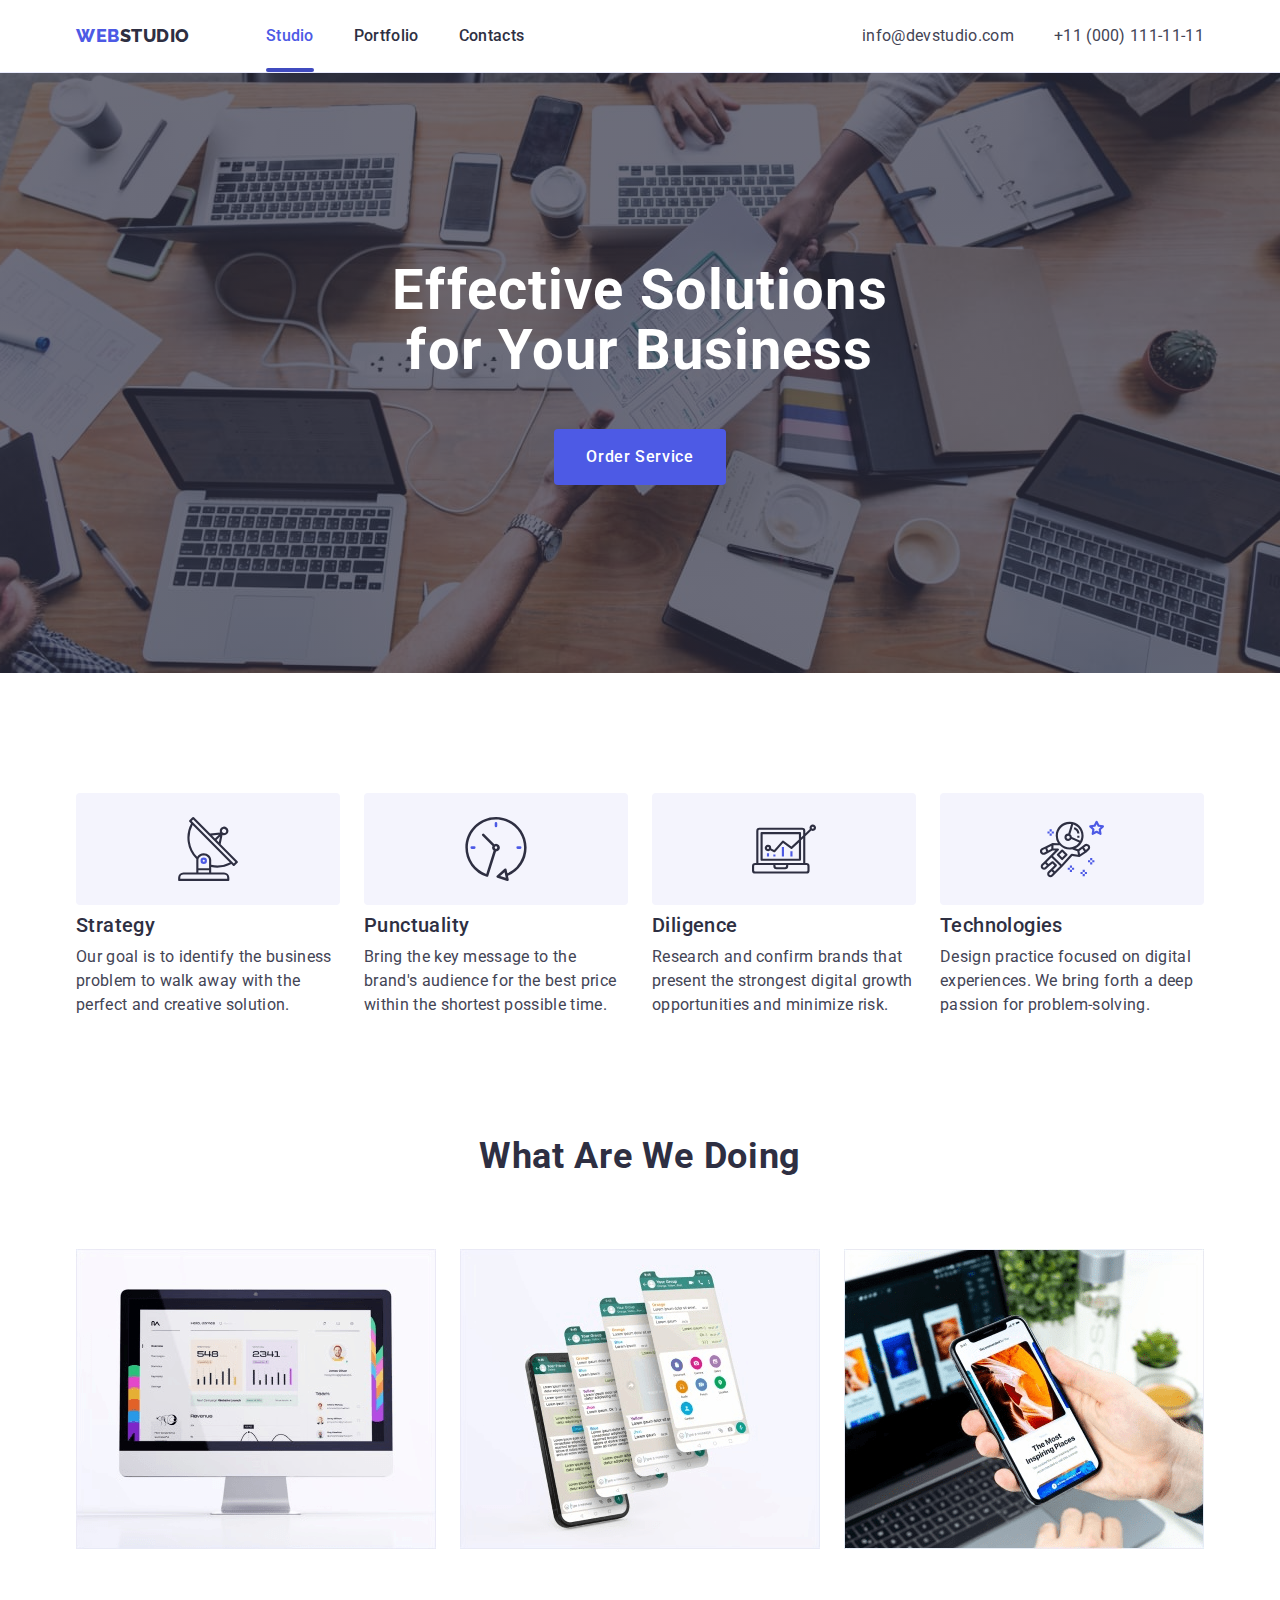
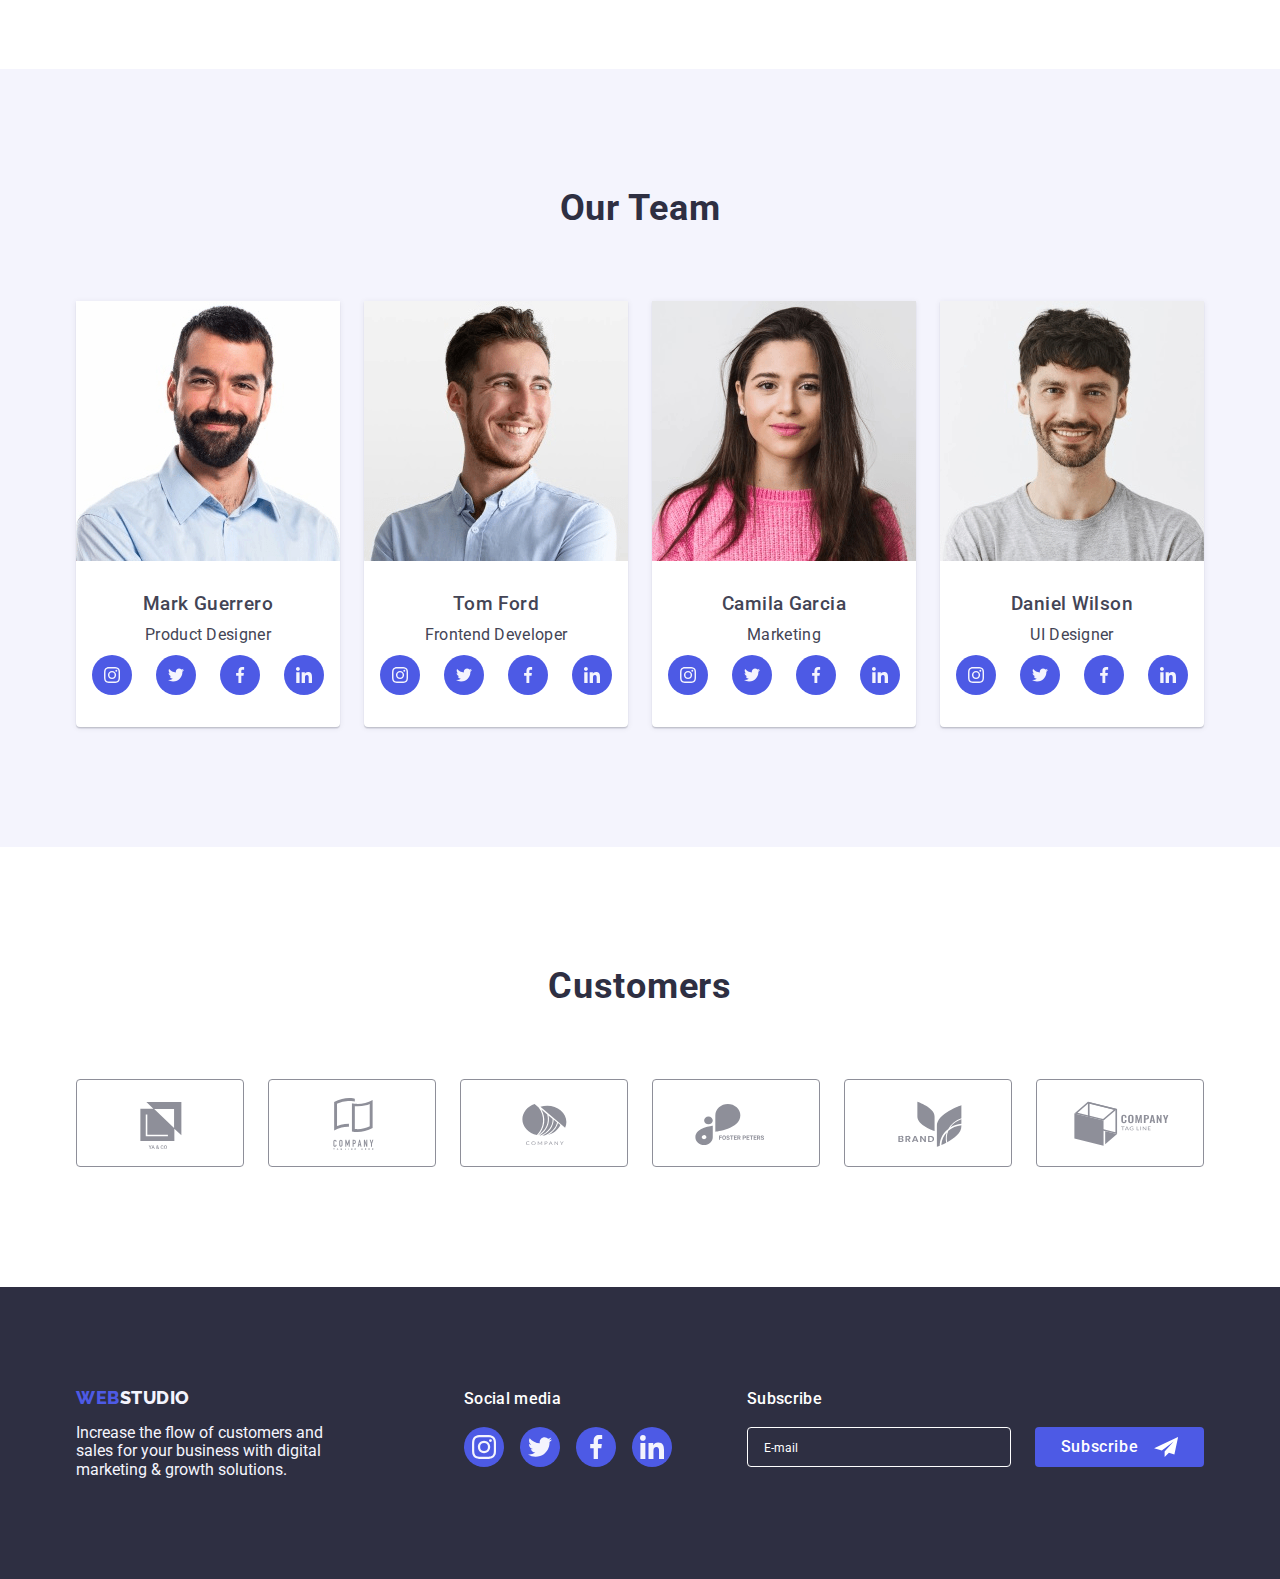
<file: index.html>
<!DOCTYPE html>
<html lang="en">
  <head>
    <meta charset="UTF-8" />
    <meta http-equiv="X-UA-Compatible" content="IE=edge" />
    <meta name="viewport" content="width=device-width, initial-scale=1.0" />
    <link rel="preconnect" href="https://fonts.googleapis.com" />
    <link rel="preconnect" href="https://fonts.gstatic.com" crossorigin />
    <link
      href="https://fonts.googleapis.com/css2?family=Raleway:wght@800&family=Roboto:wght@400;500;700;900&display=swap"
      rel="stylesheet"
    />
    <title>Studio</title>
    <link
      rel="stylesheet"
      href="https://cdn.jsdelivr.net/npm/modern-normalize@1.1.0/modern-normalize.min.css"
    />
    <link href="https://unpkg.com/aos@2.3.1/dist/aos.css" rel="stylesheet" />
    <link rel="stylesheet" href="./css/styles.css" />
  </head>
  <body>
    <!-- Page header -->
    <header class="page-header">
      <div class="container nav-container">
        <nav class="nav-box">
          <a class="logo link" href="./index.html"
            >Web<span class="logo-link">Studio</span></a
          >
          <ul class="site-nav list">
            <li>
              <a class="link current nav-title" href="./index.html">Studio</a>
            </li>
            <li>
              <a class="link nav-title" href="./portfolio.html">Portfolio</a>
            </li>
            <li><a class="link nav-title" href="">Contacts</a></li>
          </ul>
        </nav>
        <address class="outh-nav">
          <ul class="list contact-list">
            <li class="contact">
              <a class="link contact-link" href="mailto:info@devstudio.com"
                >info@devstudio.com</a
              >
            </li>
            <li class="contact">
              <a class="link contact-link" href="tel:+110001111111"
                >+11 (000) 111-11-11</a
              >
            </li>
          </ul>
        </address>
      </div>
    </header>
    <main>
      <!-- Hero image -->
      <section class="hero">
        <div class="container">
          <h1 class="subject">Effective Solutions for Your Business</h1>
          <button type="button" class="button" data-modal-open>
            Order Service
          </button>
        </div>
      </section>
      <!-- Section 1 -->
      <section class="section-principles">
        <div class="container">
          <h2 class="title-hidden-principles visually-hidden">
            Basic principles
          </h2>
          <ul class="list principle-list">
            <li class="principle-item">
              <div class="principle-icon">
                <svg width="64" height="64">
                  <use href="./images/icons.svg#icon-antenna"></use>
                </svg>
              </div>
              <h3 class="subtitle subtitle-principles">Strategy</h3>
              <p class="text">
                Our goal is to identify the business problem to walk away with
                the perfect and creative solution.
              </p>
            </li>
            <li class="principle-item">
              <div class="principle-icon">
                <svg width="64" height="64">
                  <use href="./images/icons.svg#icon-clock"></use>
                </svg>
              </div>
              <h3 class="subtitle subtitle-principles">Punctuality</h3>
              <p class="text">
                Bring the key message to the brand's audience for the best price
                within the shortest possible time.
              </p>
            </li>
            <li class="principle-item">
              <div class="principle-icon">
                <svg width="64" height="64">
                  <use href="./images/icons.svg#icon-diagram"></use>
                </svg>
              </div>
              <h3 class="subtitle subtitle-principles">Diligence</h3>
              <p class="text">
                Research and confirm brands that present the strongest digital
                growth opportunities and minimize risk.
              </p>
            </li>
            <li class="principle-item">
              <div class="principle-icon">
                <svg width="64" height="64">
                  <use href="./images/icons.svg#icon-astronaut"></use>
                </svg>
              </div>
              <h3 class="subtitle subtitle-principles">Technologies</h3>
              <p class="text">
                Design practice focused on digital experiences. We bring forth a
                deep passion for problem-solving.
              </p>
            </li>
          </ul>
        </div>
      </section>
      <!-- Section 2 -->
      <section class="doing-section">
        <div class="container">
          <h2 class="title doing-title">What are we doing</h2>
          <ul class="list doing-list">
            <li class="doing-link">
              <img
                src="./images/studio/wedoing1.jpg"
                alt="PHOTO"
                width="360"
                height="300"
              />
            </li>
            <li class="doing-link">
              <img
                src="./images/studio/wedoing2.jpg"
                alt="PHOTO"
                width="360"
                height="300"
              />
            </li>
            <li class="doing-link">
              <img
                src="./images/studio/wedoing3.jpg"
                alt="PHOTO"
                width="360"
                height="300"
              />
            </li>
          </ul>
        </div>
      </section>
      <!-- Section 3 -->
      <section class="team-section">
        <div class="container">
          <h2 class="title team-title">Our Team</h2>
          <ul class="list team-list">
            <li class="team-link">
              <img
                src="./images/studio/guerrero.jpg"
                alt="PHOTO"
                width="264"
                height="260"
              />
              <div class="employee">
                <h3 class="subtitle name">Mark Guerrero</h3>
                <p class="text position">Product Designer</p>
                <ul class="socials list">
                  <li class="socials-item">
                    <a
                      class="socials-link link"
                      href="https://instagram.com"
                      target="_blank"
                      rel="noopener noreferrer"
                      aria-label="Instagram icon"
                    >
                      <svg class="socials-icon" width="16" height="16">
                        <use href="./images/icons.svg#icon-instagram"></use>
                      </svg>
                    </a>
                  </li>
                  <li class="socials-item">
                    <a
                      class="socials-link link"
                      href="https://twitter.com"
                      target="_blank"
                      rel="noopener noreferrer"
                      aria-label="Twitter icon"
                    >
                      <svg class="socials-icon" width="16" height="16">
                        <use href="./images/icons.svg#icon-twitter"></use>
                      </svg>
                    </a>
                  </li>
                  <li class="socials-item">
                    <a
                      class="socials-link link"
                      href="https://facebook.com"
                      target="_blank"
                      rel="noopener noreferrer"
                      aria-label="Facebook icon"
                    >
                      <svg class="socials-icon" width="16" height="16">
                        <use href="./images/icons.svg#icon-facebook"></use>
                      </svg>
                    </a>
                  </li>
                  <li class="socials-item">
                    <a
                      class="socials-link link"
                      href="https://linkedin.com"
                      target="_blank"
                      rel="noopener noreferrer"
                      aria-label="Linkedin icon"
                    >
                      <svg class="socials-icon" width="16" height="16">
                        <use href="./images/icons.svg#icon-linkedin"></use>
                      </svg>
                    </a>
                  </li>
                </ul>
              </div>
            </li>
            <li class="team-link">
              <img
                src="./images/studio/ford.jpg"
                alt="PHOTO"
                width="264"
                height="260"
              />
              <div class="employee">
                <h3 class="subtitle name">Tom Ford</h3>
                <p class="text position">Frontend Developer</p>
                <ul class="socials list">
                  <li class="socials-item">
                    <a
                      class="socials-link link"
                      href="https://instagram.com"
                      target="_blank"
                      rel="noopener noreferrer"
                      aria-label="Instagram icon"
                    >
                      <svg class="socials-icon" width="16" height="16">
                        <use href="./images/icons.svg#icon-instagram"></use>
                      </svg>
                    </a>
                  </li>
                  <li class="socials-item">
                    <a
                      class="socials-link link"
                      href="https://twitter.com"
                      target="_blank"
                      rel="noopener noreferrer"
                      aria-label="Twitter icon"
                    >
                      <svg class="socials-icon" width="16" height="16">
                        <use href="./images/icons.svg#icon-twitter"></use>
                      </svg>
                    </a>
                  </li>
                  <li class="socials-item">
                    <a
                      class="socials-link link"
                      href="https://facebook.com"
                      target="_blank"
                      rel="noopener noreferrer"
                      aria-label="Facebook icon"
                    >
                      <svg class="socials-icon" width="16" height="16">
                        <use href="./images/icons.svg#icon-facebook"></use>
                      </svg>
                    </a>
                  </li>
                  <li class="socials-item">
                    <a
                      class="socials-link link"
                      href="https://linkedin.com"
                      target="_blank"
                      rel="noopener noreferrer"
                      aria-label="Linkedin icon"
                    >
                      <svg class="socials-icon" width="16" height="16">
                        <use href="./images/icons.svg#icon-linkedin"></use>
                      </svg>
                    </a>
                  </li>
                </ul>
              </div>
            </li>
            <li class="team-link">
              <img
                src="./images/studio/garcia.jpg"
                alt="PHOTO"
                width="264"
                height="260"
              />
              <div class="employee">
                <h3 class="subtitle name">Camila Garcia</h3>
                <p class="text position">Marketing</p>
                <ul class="socials list">
                  <li class="socials-item">
                    <a
                      class="socials-link link"
                      href="https://instagram.com"
                      target="_blank"
                      rel="noopener noreferrer"
                      aria-label="Instagram icon"
                    >
                      <svg class="socials-icon" width="16" height="16">
                        <use href="./images/icons.svg#icon-instagram"></use>
                      </svg>
                    </a>
                  </li>
                  <li class="socials-item">
                    <a
                      class="socials-link link"
                      href="https://twitter.com"
                      target="_blank"
                      rel="noopener noreferrer"
                      aria-label="Twitter icon"
                    >
                      <svg class="socials-icon" width="16" height="16">
                        <use href="./images/icons.svg#icon-twitter"></use>
                      </svg>
                    </a>
                  </li>
                  <li class="socials-item">
                    <a
                      class="socials-link link"
                      href="https://facebook.com"
                      target="_blank"
                      rel="noopener noreferrer"
                      aria-label="Facebook icon"
                    >
                      <svg class="socials-icon" width="16" height="16">
                        <use href="./images/icons.svg#icon-facebook"></use>
                      </svg>
                    </a>
                  </li>
                  <li class="socials-item">
                    <a
                      class="socials-link link"
                      href="https://linkedin.com"
                      target="_blank"
                      rel="noopener noreferrer"
                      aria-label="Linkedin icon"
                    >
                      <svg class="socials-icon" width="16" height="16">
                        <use href="./images/icons.svg#icon-linkedin"></use>
                      </svg>
                    </a>
                  </li>
                </ul>
              </div>
            </li>
            <li class="team-link">
              <img
                src="./images/studio/wilson.jpg"
                alt="PHOTO"
                width="264"
                height="260"
              />
              <div class="employee">
                <h3 class="subtitle name">Daniel Wilson</h3>
                <p class="text position">UI Designer</p>
                <ul class="socials list">
                  <li class="socials-item">
                    <a
                      class="socials-link link"
                      href="https://instagram.com"
                      target="_blank"
                      rel="noopener noreferrer"
                      aria-label="Instagram icon"
                    >
                      <svg class="socials-icon" width="16" height="16">
                        <use href="./images/icons.svg#icon-instagram"></use>
                      </svg>
                    </a>
                  </li>
                  <li class="socials-item">
                    <a
                      class="socials-link link"
                      href="https://twitter.com"
                      target="_blank"
                      rel="noopener noreferrer"
                      aria-label="Twitter icon"
                    >
                      <svg class="socials-icon" width="16" height="16">
                        <use href="./images/icons.svg#icon-twitter"></use>
                      </svg>
                    </a>
                  </li>
                  <li class="socials-item">
                    <a
                      class="socials-link link"
                      href="https://facebook.com"
                      target="_blank"
                      rel="noopener noreferrer"
                      aria-label="Facebook icon"
                    >
                      <svg class="socials-icon" width="16" height="16">
                        <use href="./images/icons.svg#icon-facebook"></use>
                      </svg>
                    </a>
                  </li>
                  <li class="socials-item">
                    <a
                      class="socials-link link"
                      href="https://linkedin.com"
                      target="_blank"
                      rel="noopener noreferrer"
                      aria-label="Linkedin icon"
                    >
                      <svg class="socials-icon" width="16" height="16">
                        <use href="./images/icons.svg#icon-linkedin"></use>
                      </svg>
                    </a>
                  </li>
                </ul>
              </div>
            </li>
          </ul>
        </div>
      </section>
      <!-- Section 4 -->
      <section class="customers-section">
        <div class="container">
          <h2 class="title customers-title">Customers</h2>
          <ul class="list customers-list">
            <li class="customers-item">
              <a
                class="customers-link link"
                href=""
                target="_blank"
                rel="noopener noreferrer"
                aria-label="Customer icon 1"
              >
                <svg class="customers-icon" width="104" height="56">
                  <use href="./images/icons.svg#icon-logo"></use>
                </svg>
              </a>
            </li>
            <li class="customers-item">
              <a
                class="customers-link link"
                href=""
                target="_blank"
                rel="noopener noreferrer"
                aria-label="Customer icon 2"
              >
                <svg class="customers-icon" width="104" height="56">
                  <use href="./images/icons.svg#icon-logo-1"></use>
                </svg>
              </a>
            </li>
            <li class="customers-item">
              <a
                class="customers-link link"
                href=""
                target="_blank"
                rel="noopener noreferrer"
                aria-label="Customer icon 3"
              >
                <svg class="customers-icon" width="104" height="56">
                  <use href="./images/icons.svg#icon-logo-2"></use>
                </svg>
              </a>
            </li>
            <li class="customers-item">
              <a
                class="customers-link link"
                href=""
                target="_blank"
                rel="noopener noreferrer"
                aria-label="Customer icon 4"
              >
                <svg class="customers-icon" width="104" height="56">
                  <use href="./images/icons.svg#icon-logo-3"></use>
                </svg>
              </a>
            </li>
            <li class="customers-item">
              <a
                class="customers-link link"
                href=""
                target="_blank"
                rel="noopener noreferrer"
                aria-label="Customer icon 5"
              >
                <svg class="customers-icon" width="104" height="56">
                  <use href="./images/icons.svg#icon-logo-4"></use>
                </svg>
              </a>
            </li>
            <li class="customers-item">
              <a
                class="customers-link link"
                href=""
                target="_blank"
                rel="noopener noreferrer"
                aria-label="Customer icon 6"
              >
                <svg class="customers-icon" width="104" height="56">
                  <use href="./images/icons.svg#icon-logo-5"></use>
                </svg>
              </a>
            </li>
          </ul>
        </div>
      </section>
    </main>
    <!-- Footer -->
    <footer class="footer">
      <div class="container footer-container">
        <div class="logo-container">
          <a class="logo-footer link" href="./index.html"
            >Web<span class="logo-link-footer">Studio</span></a
          >
          <p class="logo-footer-text">
            Increase the flow of customers and sales for your business with
            digital marketing & growth solutions.
          </p>
        </div>
        <div class="social-container">
          <p class="subtitle social-subtitle">Social media</p>
          <ul class="list social-list">
            <li class="socials-item">
              <a
                class="socials-link-footer link"
                href="https://instagram.com"
                target="_blank"
                rel="noopener noreferrer"
                aria-label="Instagram icon"
              >
                <svg class="socials-icon" width="24" height="24">
                  <use href="./images/icons.svg#icon-instagram"></use>
                </svg>
              </a>
            </li>
            <li class="socials-item">
              <a
                class="socials-link-footer link"
                href="https://twitter.com"
                target="_blank"
                rel="noopener noreferrer"
                aria-label="Twitter icon"
              >
                <svg class="socials-icon" width="24" height="24">
                  <use href="./images/icons.svg#icon-twitter"></use>
                </svg>
              </a>
            </li>
            <li class="socials-item">
              <a
                class="socials-link-footer link"
                href="https://facebook.com"
                target="_blank"
                rel="noopener noreferrer"
                aria-label="Facebook icon"
              >
                <svg class="socials-icon" width="24" height="24">
                  <use href="./images/icons.svg#icon-facebook"></use>
                </svg>
              </a>
            </li>
            <li class="socials-item">
              <a
                class="socials-link-footer link"
                href="https://linkedin.com"
                target="_blank"
                rel="noopener noreferrer"
                aria-label="Linkedin icon"
              >
                <svg class="socials-icon" width="24" height="24">
                  <use href="./images/icons.svg#icon-linkedin"></use>
                </svg>
              </a>
            </li>
          </ul>
        </div>
        <div class="subscribe-container">
          <p class="subtitle subtitle-subscribe-form">Subscribe</p>
          <form class="subscribe-form" name="subscribe_form">
            <input
              class="subscribe-box"
              type="email"
              name="e_mail"
              placeholder="E-mail"
              required
              minlength="2"
            />
            <button class="button button-subscribe" type="submit">
              Subscribe
              <svg class="subscribe-icon" width="24" height="20">
                <use href="./images/icons.svg#icon-send"></use>
              </svg>
            </button>
          </form>
        </div>
      </div>
    </footer>
    <!-- Modal window -->
    <div class="backdrop is-hidden" data-modal>
      <div class="modal">
        <button class="modal-close-button" type="button" data-modal-close>
          <svg class="modal-icon" width="8" height="8">
            <use href="./images/icons.svg#icon-close"></use>
          </svg>
        </button>
        <strong class="modal-title"
          >Leave your contacts and we will call you back</strong
        >
        <form class="modal-form" name="user_contacts">
          <label class="modal-form-lable" for="name">Name</label>
          <div class="user-contact">
            <input
              class="modal-form-input"
              id="name"
              type="text"
              name="user_name"
            />
            <svg class="user-contact-icon" width="18" height="24">
              <use href="./images/icons.svg#icon-person"></use>
            </svg>
          </div>
          <label class="modal-form-lable" for="phone">Phone</label>
          <div class="user-contact">
            <input
              class="modal-form-input"
              id="phone"
              type="tel"
              name="user_tel"
            />
            <svg class="user-contact-icon" width="18" height="24">
              <use href="./images/icons.svg#icon-phone"></use>
            </svg>
          </div>
          <label class="modal-form-lable" for="email">Email</label>
          <div class="user-contact">
            <input
              class="modal-form-input"
              id="email"
              type="email"
              name="user_email"
            />
            <svg class="user-contact-icon" width="18" height="24">
              <use href="./images/icons.svg#icon-email"></use>
            </svg>
          </div>
          <label class="modal-form-lable" for="comment">Comment</label>
          <textarea
            class="modal-form-message"
            id="comment"
            name="user_comment"
            rows="5"
            placeholder="Text input"
          ></textarea>
          <label class="modal-form-agreement">
            <input
              class="modal-form-agreement-box"
              type="checkbox"
              name="modal_form_agreement_box"
            />
            <span class="modal-form-agreement-text"
              >I accept the terms and conditions of the
              <a class="modal-form-agreement-link" href=""
                >Privacy Policy</a
              ></span
            >
          </label>
          <button class="button-send button" type="submit">Send</button>
        </form>
      </div>
    </div>
    <script src="./js/animation.js"></script>
    <script src="./js/modal.js"></script>
  </body>
</html>
</file>
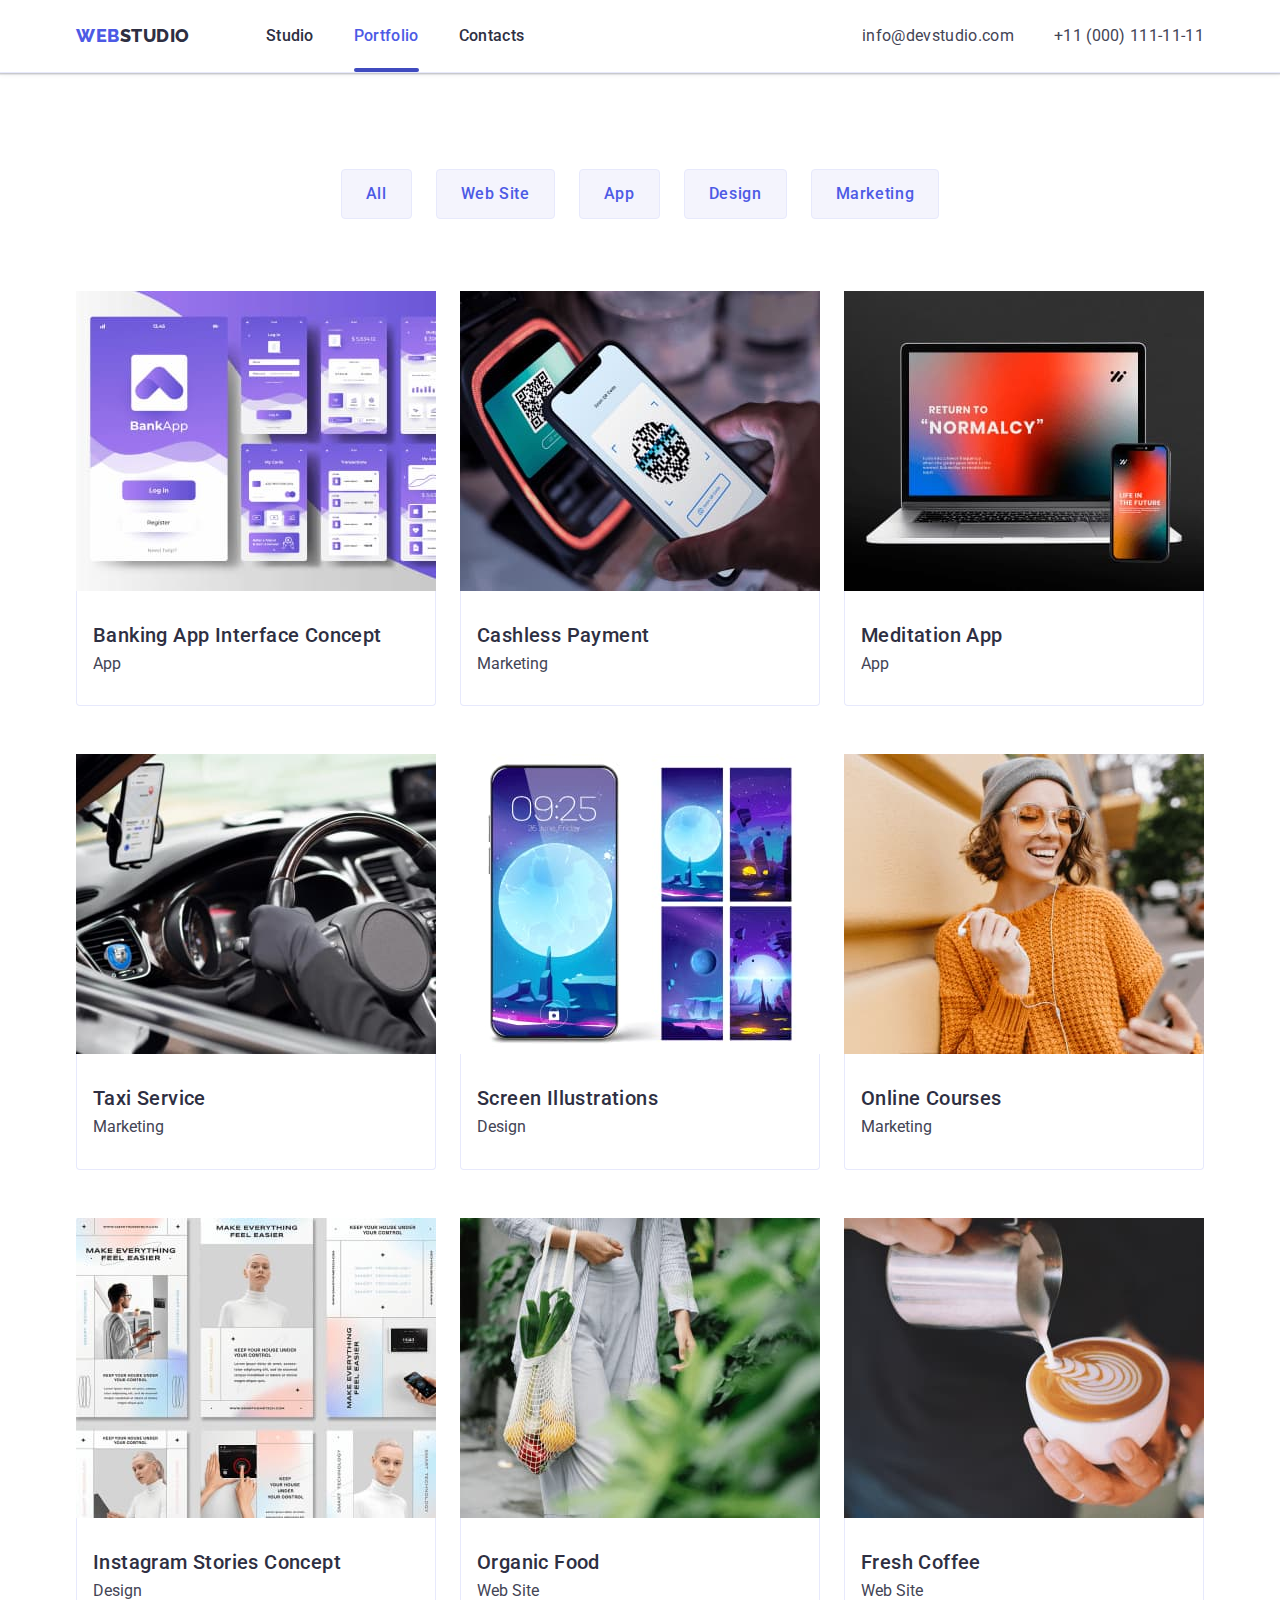
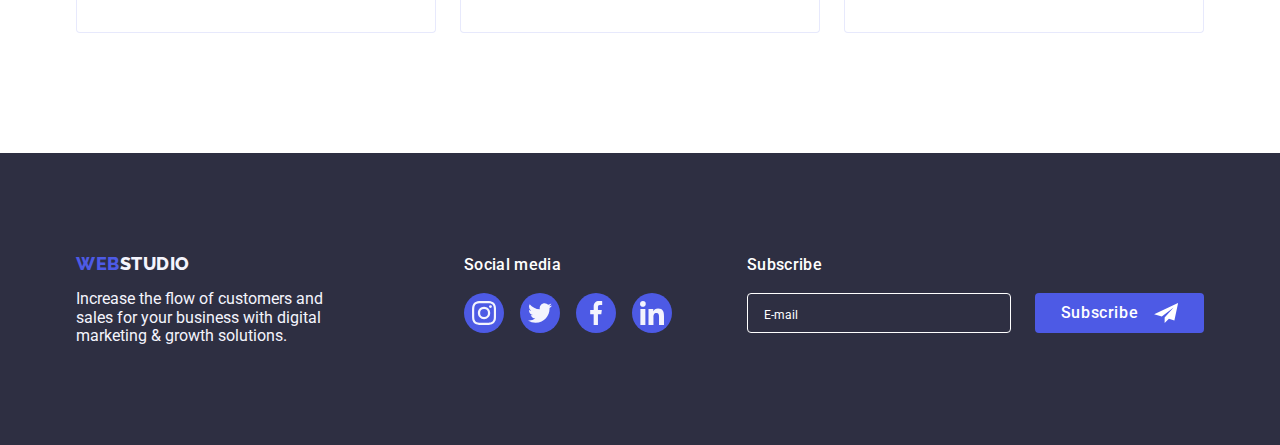
<file: portfolio.html>
<!DOCTYPE html>
<html lang="en">
  <head>
    <meta charset="UTF-8" />
    <meta http-equiv="X-UA-Compatible" content="IE=edge" />
    <meta name="viewport" content="width=device-width, initial-scale=1.0" />
    <link rel="preconnect" href="https://fonts.googleapis.com" />
    <link rel="preconnect" href="https://fonts.gstatic.com" crossorigin />
    <link
      href="https://fonts.googleapis.com/css2?family=Raleway:wght@800&family=Roboto:wght@400;500;700;900&display=swap"
      rel="stylesheet"
    />
    <title>Portfolio</title>
    <link
      rel="stylesheet"
      href="https://cdn.jsdelivr.net/npm/modern-normalize@1.1.0/modern-normalize.min.css"
    />
    <link rel="stylesheet" href="./css/styles.css" />
  </head>
  <body>
    <!-- Page header -->
    <header class="page-header">
      <div class="container nav-container">
        <nav class="nav-box">
          <a class="logo link" href="./index.html"
            >Web<span class="logo-link">Studio</span></a
          >
          <ul class="site-nav list">
            <li>
              <a class="link nav-title" href="./index.html">Studio</a>
            </li>
            <li>
              <a class="link current nav-title" href="./portfolio.html"
                >Portfolio</a
              >
            </li>
            <li><a class="link nav-title" href="">Contacts</a></li>
          </ul>
        </nav>
        <address class="outh-nav">
          <ul class="list contact-list">
            <li class="contact">
              <a class="link contact-link" href="mailto:info@devstudio.com"
                >info@devstudio.com</a
              >
            </li>
            <li class="contact">
              <a class="link contact-link" href="tel:+110001111111"
                >+11 (000) 111-11-11</a
              >
            </li>
          </ul>
        </address>
      </div>
    </header>
    <main>
      <!-- Filters -->
      <section class="filter">
        <div class="container">
          <h1 class="title-hidden-filter visually-hidden">Filters</h1>
          <ul class="list filter-list">
            <li><button type="button" class="button-filter">All</button></li>
            <li>
              <button type="button" class="button-filter">Web Site</button>
            </li>
            <li><button type="button" class="button-filter">App</button></li>
            <li><button type="button" class="button-filter">Design</button></li>
            <li>
              <button type="button" class="button-filter">Marketing</button>
            </li>
          </ul>
          <ul class="list filter-title">
            <li class="filter-link">
              <a class="link filter-img-link" href="">
                <div class="label-box">
                  <img
                    src="./images/portfolio/banking.jpg"
                    alt="Banking App Interface Concept"
                    width="360"
                    height="300"
                  />
                  <div class="overlay">
                    <p class="overlay-label">
                      14 Stylish and User-Friendly App Design Concepts · Task
                      Manager App · Calorie Tracker App · Exotic Fruit Ecommerce
                      App · Cloud Storage App
                    </p>
                  </div>
                </div>
                <div class="title-text">
                  <h2 class="subtitle filter-subtitle">
                    Banking App Interface Concept
                  </h2>
                  <p class="filter-title-text">App</p>
                </div>
              </a>
            </li>
            <li class="filter-link">
              <a class="link filter-img-link" href="">
                <div class="label-box">
                  <img
                    src="./images/portfolio/payment.jpg"
                    alt="Cashless Payment"
                    width="360"
                    height="300"
                  />
                  <div class="overlay">
                    <p class="overlay-label">
                      14 Stylish and User-Friendly App Design Concepts · Task
                      Manager App · Calorie Tracker App · Exotic Fruit Ecommerce
                      App · Cloud Storage App
                    </p>
                  </div>
                </div>
                <div class="title-text">
                  <h2 class="subtitle filter-subtitle">Cashless Payment</h2>
                  <p class="filter-title-text">Marketing</p>
                </div>
              </a>
            </li>
            <li class="filter-link">
              <a class="link filter-img-link" href="">
                <div class="label-box">
                  <img
                    src="./images/portfolio/meditation.jpg"
                    alt="Meditation App"
                    width="360"
                    height="300"
                  />
                  <div class="overlay">
                    <p class="overlay-label">
                      14 Stylish and User-Friendly App Design Concepts · Task
                      Manager App · Calorie Tracker App · Exotic Fruit Ecommerce
                      App · Cloud Storage App
                    </p>
                  </div>
                </div>
                <div class="title-text">
                  <h2 class="subtitle filter-subtitle">Meditation App</h2>
                  <p class="filter-title-text">App</p>
                </div>
              </a>
            </li>
            <li class="filter-link">
              <a class="link filter-img-link" href="">
                <div class="label-box">
                  <img
                    src="./images/portfolio/taxi.jpg"
                    alt="Taxi Service"
                    width="360"
                    height="300"
                  />
                  <div class="overlay">
                    <p class="overlay-label">
                      14 Stylish and User-Friendly App Design Concepts · Task
                      Manager App · Calorie Tracker App · Exotic Fruit Ecommerce
                      App · Cloud Storage App
                    </p>
                  </div>
                </div>
                <div class="title-text">
                  <h2 class="subtitle filter-subtitle">Taxi Service</h2>
                  <p class="filter-title-text">Marketing</p>
                </div>
              </a>
            </li>
            <li class="filter-link">
              <a class="link filter-img-link" href="">
                <div class="label-box">
                  <img
                    src="./images/portfolio/screen.jpg"
                    alt="Screen Illustrations"
                    width="360"
                    height="300"
                  />
                  <div class="overlay">
                    <p class="overlay-label">
                      14 Stylish and User-Friendly App Design Concepts · Task
                      Manager App · Calorie Tracker App · Exotic Fruit Ecommerce
                      App · Cloud Storage App
                    </p>
                  </div>
                </div>
                <div class="title-text">
                  <h2 class="subtitle filter-subtitle">Screen Illustrations</h2>
                  <p class="filter-title-text">Design</p>
                </div>
              </a>
            </li>
            <li class="filter-link">
              <a class="link filter-img-link" href="">
                <div class="label-box">
                  <img
                    src="./images/portfolio/courses.jpg"
                    alt="Online Courses"
                    width="360"
                    height="300"
                  />
                  <div class="overlay">
                    <p class="overlay-label">
                      14 Stylish and User-Friendly App Design Concepts · Task
                      Manager App · Calorie Tracker App · Exotic Fruit Ecommerce
                      App · Cloud Storage App
                    </p>
                  </div>
                </div>
                <div class="title-text">
                  <h2 class="subtitle filter-subtitle">Online Courses</h2>
                  <p class="filter-title-text">Marketing</p>
                </div>
              </a>
            </li>
            <li class="filter-link">
              <a class="link filter-img-link" href="">
                <div class="label-box">
                  <img
                    src="./images/portfolio/instastories.jpg"
                    alt="Instagram Stories Concept"
                    width="360"
                    height="300"
                  />
                  <div class="overlay">
                    <p class="overlay-label">
                      14 Stylish and User-Friendly App Design Concepts · Task
                      Manager App · Calorie Tracker App · Exotic Fruit Ecommerce
                      App · Cloud Storage App
                    </p>
                  </div>
                </div>
                <div class="title-text">
                  <h2 class="subtitle filter-subtitle">
                    Instagram Stories Concept
                  </h2>
                  <p class="filter-title-text">Design</p>
                </div>
              </a>
            </li>
            <li class="filter-link">
              <a class="link filter-img-link" href="">
                <div class="label-box">
                  <img
                    src="./images/portfolio/food.jpg"
                    alt="Organic Food"
                    width="360"
                    height="300"
                  />
                  <div class="overlay">
                    <p class="overlay-label">
                      14 Stylish and User-Friendly App Design Concepts · Task
                      Manager App · Calorie Tracker App · Exotic Fruit Ecommerce
                      App · Cloud Storage App
                    </p>
                  </div>
                </div>
                <div class="title-text">
                  <h2 class="subtitle filter-subtitle">Organic Food</h2>
                  <p class="filter-title-text">Web Site</p>
                </div>
              </a>
            </li>
            <li class="filter-link">
              <a class="link filter-img-link" href="">
                <div class="label-box">
                  <img
                    src="./images/portfolio/coffee.jpg"
                    alt="Fresh Coffee"
                    width="360"
                    height="300"
                  />
                  <div class="overlay">
                    <p class="overlay-label">
                      14 Stylish and User-Friendly App Design Concepts · Task
                      Manager App · Calorie Tracker App · Exotic Fruit Ecommerce
                      App · Cloud Storage App
                    </p>
                  </div>
                </div>
                <div class="title-text">
                  <h2 class="subtitle filter-subtitle">Fresh Coffee</h2>
                  <p class="filter-title-text">Web Site</p>
                </div>
              </a>
            </li>
          </ul>
        </div>
      </section>
    </main>
    <!-- Footer -->
    <footer class="footer">
      <div class="container footer-container">
        <div class="logo-container">
          <a class="logo-footer link" href="./index.html"
            >Web<span class="logo-link-footer">Studio</span></a
          >
          <p class="logo-footer-text">
            Increase the flow of customers and sales for your business with
            digital marketing & growth solutions.
          </p>
        </div>
        <div class="social-container">
          <p class="subtitle social-subtitle">Social media</p>
          <ul class="list social-list">
            <li class="socials-item">
              <a
                class="socials-link-footer link"
                href="https://instagram.com"
                target="_blank"
                rel="noopener noreferrer"
                aria-label="Instagram icon"
              >
                <svg class="socials-icon" width="24" height="24">
                  <use href="./images/icons.svg#icon-instagram"></use>
                </svg>
              </a>
            </li>
            <li class="socials-item">
              <a
                class="socials-link-footer link"
                href="https://twitter.com"
                target="_blank"
                rel="noopener noreferrer"
                aria-label="Twitter icon"
              >
                <svg class="socials-icon" width="24" height="24">
                  <use href="./images/icons.svg#icon-twitter"></use>
                </svg>
              </a>
            </li>
            <li class="socials-item">
              <a
                class="socials-link-footer link"
                href="https://facebook.com"
                target="_blank"
                rel="noopener noreferrer"
                aria-label="Facebook icon"
              >
                <svg class="socials-icon" width="24" height="24">
                  <use href="./images/icons.svg#icon-facebook"></use>
                </svg>
              </a>
            </li>
            <li class="socials-item">
              <a
                class="socials-link-footer link"
                href="https://linkedin.com"
                target="_blank"
                rel="noopener noreferrer"
                aria-label="Linkedin icon"
              >
                <svg class="socials-icon" width="24" height="24">
                  <use href="./images/icons.svg#icon-linkedin"></use>
                </svg>
              </a>
            </li>
          </ul>
        </div>
        <div class="subscribe-container">
          <p class="subtitle subtitle-subscribe-form">Subscribe</p>
          <form class="subscribe-form" name="subscribe_form">
            <input
              class="subscribe-box"
              type="email"
              name="e_mail"
              placeholder="E-mail"
              required
              minlength="2"
            />
            <button class="button button-subscribe" type="submit">
              Subscribe
              <svg class="subscribe-icon" width="24" height="20">
                <use href="./images/icons.svg#icon-send"></use>
              </svg>
            </button>
          </form>
        </div>
      </div>
    </footer>
  </body>
</html>
</file>
<file: css/styles.css>
body {
    font-family: 'Roboto', sans-serif;
    color: var(--color-slate);
    background-color: var(--color-white);
}

h1,
h2,
h3,
h4,
h5,
h6,
p,
ul {
    margin: 0;
}

ul {
    padding-left: 0;
}

img {
    display: block;
}

:root {
    --color-iris: #4d5ae5;
    --color-ocean: #404bbf;
    --color-navy-blue: #2e2f42;
    --color-green: #31d0aa;
    --color-slate: #434455;
    --color-light-slate: #8e8f99;
    --color-cornflower: #e7e9fc;
    --color-cloud: #f4f4fd;
    --color-navy-blue-modal: #2e2f42;
    --color-grey: #2e2f42;
    --color-white: #ffffff;
    --color-dairy: #fcfcfc;
}

/* Page header */

.container {
    width: 1158px;
    padding-left: 15px;
    padding-right: 15px;
    margin: 0 auto;
}

.page-header {
    color: var(--color-cornflower);
    border-bottom: 1px solid var(--color-cornflower);
    box-shadow: 0px 2px 1px rgba(46, 47, 66, 0.08), 0px 1px 1px rgba(46, 47, 66, 0.16), 0px 1px 6px rgba(46, 47, 66, 0.08);
}

.nav-container {
    display: flex;
    align-items: center;
}

.nav-box {
    display: flex;
    align-items: center;
}

.list {
    list-style: none;
}

.link {
    text-decoration: none;
}

.logo {
    font-family: 'Raleway', sans-serif;
    font-weight: 800;
    font-size: 18px;
    line-height: 1.17;
    letter-spacing: 0.03em;
    text-transform: uppercase;
    color: var(--color-iris);
    margin-right: 76px;
}

.logo-link {
    color: var(--color-navy-blue);
}

.site-nav {
    font-weight: 500;
    font-size: 16px;
    line-height: 24px;
    letter-spacing: 0.02em;
    display: flex;
    gap: 40px;
}

.nav-title {
    position: relative;
    display: block;
    color: var(--color-navy-blue);
    padding: 24px 0;
    transition-property: color;
    transition-duration: 250ms;
    transition-timing-function: cubic-bezier(0.4, 0, 0.2, 1);
}

.nav-title:hover,
.nav-title:focus {
    color: var(--color-ocean);
}

.nav-title::after {
    content: "";
    position: absolute;
    bottom: 0;
    left: 0;
    width: 100%;
    height: 4px;
    border-radius: 2px;
}

.nav-title.current {
    color: var(--color-iris);
}
.nav-title.current::after
    {background-color: var(--color-ocean);
}

.outh-nav {
    font-style: normal;
    display: flex;
    margin-left: auto;
}

.contact-list {
    display: flex;
    gap: 40px;
}

.contact-link {
    font-weight: 400;
    font-size: 16px;
    line-height: 36px;
    letter-spacing: 0.02em;
    color: var(--color-slate);
    transition-property: color;
    transition-duration: 250ms;
    transition-timing-function: cubic-bezier(0.4, 0, 0.2, 1);
}

.outh-nav .link:hover, 
.outh-nav .link:focus {
    color: var(--color-ocean);}

/* Hero image */

.hero {
    background-color: var(--color-navy-blue);
    padding: 188px 0;
    max-width: 1440px;
    height: 600px;
    margin-left: auto;
    margin-right: auto;
    background-image: linear-gradient( rgba(46, 47, 66, 0.7), rgba(46, 47, 66, 0.7)), url(../images/studio/people-office.jpg);
    background-repeat: no-repeat;
    background-position: center;
    background-size: cover;
}

.subject {
    font-weight: 700;
    font-size: 56px;
    line-height: 1.07;
    letter-spacing: 0.02em;
    text-align: center;
    color: var(--color-white);
    max-width: 496px;
    margin: 0 auto 48px;
}

.button {
    font-weight: 500;
    font-size: 16px;
    line-height: 24px;
    letter-spacing: 0.04em;
    color: var(--color-white);
    background-color: var(--color-iris);
    font-family: inherit;
    cursor: pointer;
    border: none;
    border-radius: 4px;
    display: block;
    min-width: 169px;
    padding: 16px 32px;
    margin: 0 auto;
    transition-property: background-color;
    transition-duration: 250ms;
    transition-timing-function: cubic-bezier(0.4, 0, 0.2, 1);
}

.button:hover,
.button:focus {background-color: var(--color-ocean);}

/* Section 1 */

.section-principles {
    padding: 120px 0;
}

.visually-hidden {
    position: absolute;
    width: 1px;
    height: 1px;
    margin: -1px;
    border: 0;
    padding: 0;
    white-space: nowrap;
    clip-path: inset(100%);
    clip: rect(0 0 0 0);
    overflow: hidden;
}

.title-hidden-principles {
    margin-bottom: 8px;
}

.principle-list {
    display: flex;
    gap: 24px;
}

 .principle-item {
     width: calc((100% - 72px) / 4);
 }

 .principle-icon {
    display: flex;
    justify-content: center;
    align-items: center;
    height: 112px;
    margin-bottom: 8px;
    background-color: var(--color-cloud);
    border-radius: 4px;
 }

.subtitle {
    font-weight: 500;
    line-height: 1.2;
    letter-spacing: 0.02em;
    margin: 0;
}

.subtitle-principles {
    font-size: 20px;
    margin-bottom: 8px;
    color: var(--color-navy-blue);
}

.text {
    font-weight: 400;
    font-size: 16px;
    line-height: 1.5;
    letter-spacing: 0.02em;
    color: var(--color-slate);
}

/* Section 2 */

.doing-section {
    padding-bottom: 120px;
}

.title {
    font-weight: 700;
    font-size: 36px;
    line-height: 1.11;
    text-align: center;
    letter-spacing: 0.02em;
    text-transform: capitalize;
    color: var(--color-navy-blue);
}

.doing-title {
    margin-bottom: 72px;
}

.doing-list {
    display: flex;
    gap: 24px;
}

.doing-link {
   width: calc((100% - 48px) / 3) 
}

/* Section 3 */

.team-section {
    background-color: var(--color-cloud);
    padding: 120px 0;
}

.team-title {
    margin-top: 0;
    margin-bottom: 72px;
}

.team-list {
    display: flex;
    gap: 24px;
}

.team-link {
    background-color: var(--color-white);
    text-align: center;
    border-radius: 0 0 4px 4px;
    box-shadow: 0px 1px 6px rgba(46, 47, 66, 0.08), 0px 1px 1px rgba(46, 47, 66, 0.16), 0px 2px 1px rgba(46, 47, 66, 0.08);
}

.employee {
    padding: 32px 0;
}

.position {
    text-align: center;
    margin-bottom: 8px;
}

.name {
    text-align: center;
    margin-bottom: 8px;
}

/* Socials icons */

.socials {
    display: flex;
    justify-content: center;
    gap: 24px;
}

.socials-link {
    display: flex;
    justify-content: center;
    align-items: center;
    width: 40px;
    height: 40px;
    background-color: var(--color-iris);
    border-radius: 50%;
    transition-property: background-color;
    transition-duration: 250ms;
    transition-timing-function: cubic-bezier(0.4, 0, 0.2, 1);
}

.socials-link:hover,
.socials-link:focus {
    background-color: var(--color-ocean);
}

.socials-icon {
    fill: var(--color-cloud);
}

/* Customers */

.customers-section {
    padding-top: 120px;
    padding-bottom: 120px;
}

.customers-title {
    line-height: 1.1;
    margin-bottom: 72px;}

.customers-list {
    display: flex;
    align-items: center;
    gap: 24px;
}

.customers-link {
    display: flex;
    justify-content: center;
    align-items: center;
    width: 168px;
    height: 88px;
    color: var(--color-light-slate);
    border: 1px solid var(--color-light-slate);
    border-radius: 4px;
    transition-property: color, border-color;
    transition-duration: 250ms;
    transition-timing-function: cubic-bezier(0.4, 0, 0.2, 1);
}

.customers-link:hover,
.customers-link:focus {
    color: var(--color-ocean);
    border-color: var(--color-ocean);
}

.customers-icon {
    fill: currentColor;
}

/* Filters */

.filter {
    padding: 96px 0 120px;
}

.title-hidden-filter {
    visibility: hidden;    
    margin-bottom: 8px;
}

.filter-list {
    display: flex;
    margin-bottom: 72px;
    justify-content: center;
    gap: 24px;
}
.button-filter {
    font-family: 'Roboto', sans-serif;
    font-weight: 500;
    font-size: 16px;
    line-height: 24px;
    letter-spacing: 0.04em;
    color: var(--color-iris);
    background-color: var(--color-cloud);
    cursor: pointer;
    border: 1px solid var(--color-cornflower);
    border-radius: 4px;
    padding: 12px 24px;
    transition-property: color, background-color, box-shadow;
    transition-duration: 250ms;
    transition-timing-function: cubic-bezier(0.4, 0, 0.2, 1);
    }

.button-filter:hover,
.button-filter:focus {
    color: var(--color-white);
    background-color: var(--color-ocean);
    box-shadow: 0px 3px 1px rgba(0, 0, 0, 0.1),
        0px 2px 1px rgba(0, 0, 0, 0.08),
        0px 2px 2px rgba(0, 0, 0, 0.12);
    border: 1px solid transparent;
}

.filter-title {
    display: flex;
    flex-wrap: wrap;
    column-gap: 24px;
    row-gap: 48px;
    justify-content: space-between;
}

.filter-link {
    width: calc((100% - 48px) / 3)
}

.label-box {
    position: relative;
    overflow: hidden;
}

.overlay {
    position: absolute;
    top: 0;
    left: 0;
    transform: translateY(100%);
    width: 100%;
    height: 100%;
    padding: 40px 32px;
    background-color: var(--color-iris);
    transition-property: transform;
    transition-duration: 250ms;
    transition-timing-function: cubic-bezier(0.4, 0, 0.2, 1);}

.filter-link:hover .overlay {
    transform: translateY(0);
}

.overlay-label {
    font-family: 'Roboto';
    font-style: normal;
    font-weight: 400;
    font-size: 16px;
    line-height: 24px;
    letter-spacing: 0.02em;
    color: var(--color-cloud);
}

.title-text {
    border: 1px solid var(--color-cornflower);
    border-top: none;
    padding: 32px 16px;
    border-radius: 0px 0px 4px 4px;
}

.filter-subtitle {
    font-size: 20px;
    text-align: left;
    margin-bottom: 8px;
    color: var(--color-navy-blue);
}

.filter-img-link {
    display: block;
    transition-property: box-shadow;
    transition-duration: 250ms;
    transition-timing-function: cubic-bezier(0.4, 0, 0.2, 1);
}

.filter-img-link:hover,
.filter-img-link:focus {
    box-shadow: 0px 1px 6px rgba(46, 47, 66, 0.08),
    0px 1px 1px rgba(46, 47, 66, 0.16),
    0px 2px 1px rgba(46, 47, 66, 0.08);
}

.filter-title-text {
    color: var(--color-slate);
    margin: 0;
}

/* Footer */

.footer {
    color: var(--color-cloud);
    background-color: var(--color-navy-blue);
    padding: 100px 0;
}

.footer-container {
    display: flex;
    align-items: baseline;
}

.logo-footer {
    font-family: 'Raleway', sans-serif;
    font-weight: 800;
    font-size: 18px;
    line-height: 1.17;
    letter-spacing: 0.03em;
    text-transform: uppercase;
    color: var(--color-iris);
    display: inline-block;
    margin-bottom: 16px;
}

.logo-link-footer {color: var(--color-cloud);}

.logo-container {
    margin-right: 120px;
}

.logo-footer-text {
    max-width: 268px;
    margin: 0;
}

.social-subtitle {
    font-size: 16px;
    line-height: 1.5;
    margin-bottom: 16px;
    color: var(--color-white);
}

.social-list {
    display: flex;
    align-items: center;
    gap: 16px;
}

.socials-link-footer {
    display: flex;
    justify-content: center;
    align-items: center;
    width: 40px;
    height: 40px;
    background-color: var(--color-iris);
    border-radius: 50%;
    transition-property: background-color;
    transition-duration: 250ms;
    transition-timing-function: cubic-bezier(0.4, 0, 0.2, 1);}

.socials-link-footer:hover,
.socials-link-footer:focus {
    background-color: var(--color-green);
}

.subscribe-container {
    margin-left: auto;
}

.subtitle-subscribe-form {
    display: flex;
    font-size: 16px;
    line-height: 24px;
    color: var(--color-white);
    margin-bottom: 16px;
}

.subscribe-form {
    display: flex;
}

.subscribe-box {
    padding: 8px 16px;
    min-width: 264px;
    height: 40px;
    border-radius: 4px;
    border: 1px solid var(--color-white);
    background-color: transparent;
    outline: 1px solid transparent;
    outline-offset: -1px;
    color: var(--color-white);
    transition-property: box-shadow;
    transition-duration: 250ms;
    transition-timing-function: cubic-bezier(0.4, 0, 0.2, 1);
}

.subscribe-box:focus {
    box-shadow: 0px 4px 4px rgba(0, 0, 0, 0.15);
}

.subscribe-box::placeholder {
    font-size: 12px;
    line-height: 2;
    letter-spacing: 0.04px;
    color: var(--color-white);
}

.button-subscribe {
    display: flex;
    padding: 8px 24px;
    margin-left: 24px;
    justify-content: center;
    align-items: center;
    gap: 16px;
}

/* Modal window */

.backdrop {
    position: fixed;
    top: 0;
    left: 0;
    z-index: 100;

    width: 100%;
    height: 100%;

    background: rgba(46, 47, 66, 0.4);

    opacity: 1;
    visibility: visible;
    pointer-events: initial;

    transition: opacity 200ms ease, visibility 200ms ease;
}

.backdrop.is-hidden {
    opacity: 0;
    visibility: hidden;
    pointer-events: none;
    transition-delay: 400ms;
}

.modal {
    position: absolute;
    top: 50%;
    left: 50%;
    transform: translate(-50%, -50%) rotate(0) scale(1);
    opacity: 1;
    width: 408px;
    min-height: 576px;
    padding: 24px;
    background-color: var(--color-dairy);
    border-radius: 4px;
    box-shadow: 0px 1px 1px rgba(0, 0, 0, 0.14), 0px 1px 3px rgba(0, 0, 0, 0.12), 0px 2px 1px rgba(0, 0, 0, 0.2);
    transition: transform 400ms ease-in 200ms, opacity 400ms ease-in 200ms;
}

.backdrop.is-hidden .modal {
    transform: translate(-50%, -50%) rotate(360deg) scale(0.2);
}

.modal-close-button {
    display: block;
    margin-left: auto;
    width: 24px;
    height: 24px;
    border-radius: 50%;
    fill: var(--color-navy-blue);
    border: 1px solid rgba(0, 0, 0, 0.1);
    background-color: var(--color-cornflower);
    cursor: pointer;
    transition-property: background-color, fill;
    transition-duration: 250ms;
    transition-timing-function: cubic-bezier(0.4, 0, 0.2, 1);
    }

.modal-close-button:hover,
.modal-close-button:focus {
    background-color: var(--color-ocean);
    fill: var(--color-white);
}

.modal-icon {
    display: block;
    margin: 0 auto;
}

.modal-title {
    display: block;
    font-size: 16px;
    text-align: center;
    margin-top: 24px;
    margin-bottom: 16px;
}

.modal-form-lable {
    display: block;
    margin-bottom: 4px;
    font-size: 12px;
    color: var(--color-light-slate);
}

.user-contact {
    position: relative;
    margin-bottom: 8px;
}

.modal-form-input {
    width: 100%;
    height: 40px;
    padding: 0 38px;
    border: 1px solid rgba(46, 47, 66, 0.4);
    border-radius: 4px;
    outline: 1px solid transparent;
    outline-offset: -1px;
    transition-property: outline-color;
    transition-duration: 250ms;
    transition-timing-function: cubic-bezier(0.4, 0, 0.2, 1);}

.modal-form-input:focus {
    outline-color: var(--color-iris);
}

.user-contact-icon {
    position: absolute;
    top: 50%;
    left: 16px;
    transform: translateY(-50%);
    color: var(--color-navy-blue);
    transition-property: fill;
    transition-duration: 250ms;
    transition-timing-function: cubic-bezier(0.4, 0, 0.2, 1);
    pointer-events: none;
}

.modal-form-input:focus + .user-contact-icon {
    fill: var(--color-iris);
}

.modal-form-message {
    display: block;
    width: 100%;
    min-height: 120px;
    max-height: 180px;
    margin-bottom: 16px;
    padding: 8px 16px;
    border: 1px solid rgba(46, 47, 66, 0.4);
    border-radius: 4px;
    outline: 1px solid transparent;
    outline-offset: -1px;
    transition-property: outline-color;
    transition-duration: 250ms;
    transition-timing-function: cubic-bezier(0.4, 0, 0.2, 1);
    resize: none;
}

.modal-form-message::placeholder {
    font-size: 12px;
    color: rgba(46, 47, 66, 0.4);
}

.modal-form-message:focus {
    outline-color: var(--color-iris);
}

.modal-form-agreement {
    display: flex;
    align-items: center;
    gap: 8px;
    margin-bottom: 24px;
}

.modal-form-agreement-box {
    appearance: none;
    width: 16px;
    height: 16px;
    border: 1px solid rgba(46, 47, 66, 0.4);
    border-radius: 2px;
    background-image: url("data:image/svg+xml,%3Csvg width='10' height='8' viewBox='0 0 10 8' fill='none' xmlns='http://www.w3.org/2000/svg'%3E%3Cpath d='M8.44558 0.255056C8.61838 0.089653 8.84834 -0.00178848 9.08693 2.65108e-05C9.32551 0.0018415 9.55407 0.0967713 9.72436 0.264784C9.89466 0.432797 9.99337 0.660752 9.99968 0.900549C10.006 1.14034 9.91939 1.37323 9.75816 1.55005L4.86357 7.70436C4.7794 7.79551 4.67782 7.86865 4.5649 7.91942C4.45198 7.97018 4.33003 7.99754 4.20636 7.99984C4.08268 8.00214 3.95981 7.97935 3.8451 7.93282C3.73038 7.88629 3.62618 7.81698 3.53872 7.72903L0.292827 4.46564C0.202435 4.38096 0.129933 4.27884 0.0796475 4.16537C0.0293621 4.05191 0.00232279 3.92942 0.000143182 3.80522C-0.00203643 3.68102 0.0206883 3.55765 0.0669613 3.44248C0.113234 3.3273 0.182108 3.22267 0.269473 3.13483C0.356838 3.047 0.460905 2.97775 0.575465 2.93123C0.690026 2.88471 0.812734 2.86186 0.936267 2.86405C1.0598 2.86624 1.18163 2.89343 1.29449 2.94398C1.40734 2.99454 1.50892 3.06743 1.59315 3.15831L4.16189 5.73967L8.42227 0.28219C8.42994 0.272694 8.43813 0.263635 8.4468 0.255056H8.44558Z' fill='%23F4F4FD'/%3E%3C/svg%3E%0A");
    background-repeat: no-repeat;
    background-position: center;
    background-size: 0;
    transition-property: background-color, background-size;
    transition-duration: 250ms;
    transition-timing-function: cubic-bezier(0.4, 0, 0.2, 1);
    cursor: pointer;
}

.modal-form-agreement-box:checked {
    background-color: var(--color-ocean);
    background-size: 10px;
}

.modal-form-agreement-text {
    font-size: 12px;
    letter-spacing: 0.04em;
    color: var(--color-light-slate);
}

.button-send {
    display: block;
    margin: 0 auto;
}

.modal-form-agreement-link {
    color: var(--color-ocean);
}
</file>
